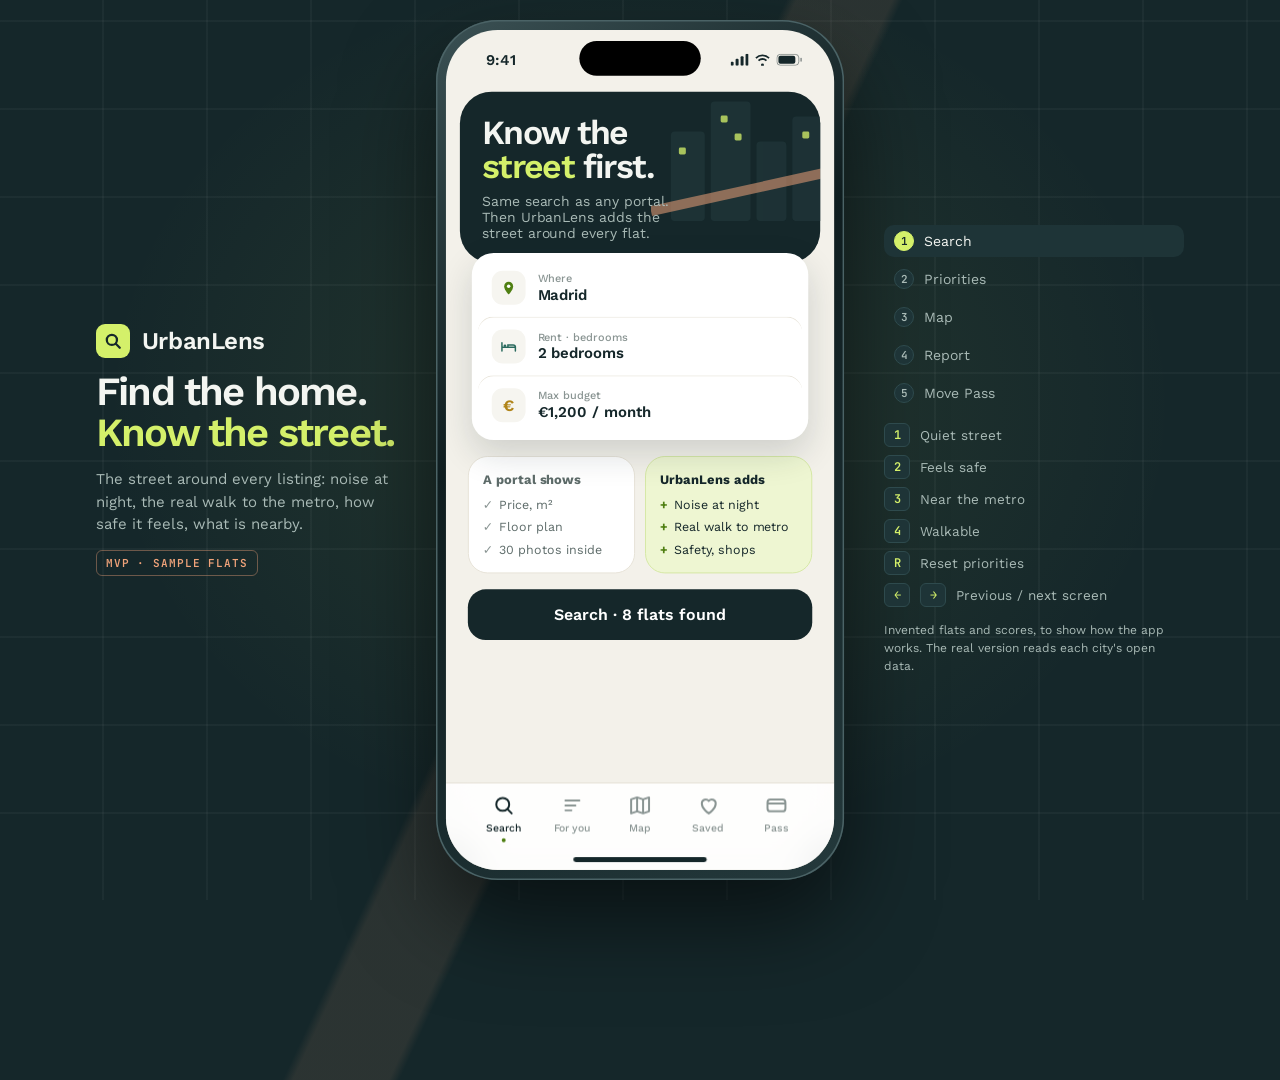
<file: app/index.html>
<!doctype html>
<html lang="en"><head><meta charset="utf-8"><meta name="viewport" content="width=device-width,initial-scale=1,viewport-fit=cover"><meta name="theme-color" content="#15272a"><meta name="apple-mobile-web-app-capable" content="yes"><style>html,body{margin:0}[hidden]{display:none!important}</style>
<title>UrbanLens</title>
<link rel="preconnect" href="https://fonts.googleapis.com">
<link rel="stylesheet" href="https://fonts.googleapis.com/css2?family=Work+Sans:wght@400;500;600;700&family=JetBrains+Mono:wght@400;600&display=swap">
<style>
/* Layout: a night stage with the city grid, one phone in the middle (390 × 844, scaled to the projector), presenter notes beside it.
   Inside the phone: status bar, one screen at a time sliding sideways, tab bar. On a real phone the frame drops away. */
:root{
  --night:#15272a; --night-2:#1e3437; --night-3:#2a4447; --night-line:#2e4a4d;
  --cream:#f3f1ea; --paper:#ffffff; --line:#e7e3d8; --fog:#f6f5f0;
  --lime:#d4f06a; --lime-deep:#4f7f12; --teal:#69b3a5; --teal-ink:#2a6a5e; --peach:#f0a37a; --sun:#e9c36a;
  --ink:#15272a; --muted:#5d6b69; --faint:#8a9593; --on-night:#f3f5f1; --on-night-muted:#a9bab6;
  --hi:#4f7f12; --mid:#b08419; --lo:#c96a3a;
  --font:'Work Sans',system-ui,-apple-system,sans-serif; --mono:'JetBrains Mono',ui-monospace,Menlo,monospace;
  --ease:cubic-bezier(.22,1,.36,1);
  color-scheme:dark;
}
*{box-sizing:border-box}
html,body{height:100%}
body{background:var(--night);color:var(--on-night);font-family:var(--font);-webkit-font-smoothing:antialiased;overflow:hidden}
button{font:inherit;color:inherit;border:0;background:none;cursor:pointer;padding:0;text-align:inherit}
button:focus-visible{outline:2px solid var(--lime);outline-offset:2px}
h1,h2,h3,p{margin:0}

/* stage */
.stage{position:relative;height:100%;display:grid;grid-template-columns:minmax(0,1fr) auto minmax(0,1fr);align-items:center;gap:40px;padding-inline:32px;
  background:
   radial-gradient(60% 70% at 50% 45%,rgba(212,240,106,.09),transparent 70%),
   repeating-linear-gradient(0deg,transparent 0 86px,rgba(255,255,255,.035) 86px 88px),
   repeating-linear-gradient(90deg,transparent 0 102px,rgba(255,255,255,.035) 102px 104px),
   var(--night)}
.stage::after{content:"";position:absolute;inset:-20% -10%;pointer-events:none;background:linear-gradient(115deg,transparent 47%,rgba(240,163,122,.10) 47.5%,rgba(240,163,122,.10) 52%,transparent 52.5%)}
.side{display:grid;gap:14px;max-width:300px;position:relative;z-index:1}
.side.left{justify-self:end}.side.right{justify-self:start}
.logo{display:flex;align-items:center;gap:12px;font-weight:600;font-size:24px;letter-spacing:-.02em}
.mark{width:34px;height:34px;border-radius:9px;background:var(--lime);display:grid;place-items:center;flex:none}
.side h1{font-size:40px;line-height:1.02;letter-spacing:-.045em;font-weight:600;text-wrap:balance}
.side h1 em{font-style:normal;color:var(--lime)}
.side p{color:var(--on-night-muted);font-size:15px;line-height:1.5}
.keys{display:grid;gap:8px;font-size:13.5px;color:var(--on-night-muted)}
.keys div{display:flex;gap:10px;align-items:center}
.keys kbd{font:600 12px var(--mono);min-width:26px;text-align:center;padding:3px 6px;border-radius:6px;background:var(--night-2);border:1px solid var(--night-line);color:var(--lime)}
.badge{justify-self:start;font:600 11px var(--mono);letter-spacing:.08em;text-transform:uppercase;color:var(--peach);border:1px solid rgba(240,163,122,.4);padding:5px 9px;border-radius:6px}
.flow{display:grid;gap:6px;counter-reset:f}
.flow button{display:flex;gap:10px;align-items:center;font-size:14px;color:var(--on-night-muted);padding:6px 10px;border-radius:10px}
.flow button b{font:600 11px var(--mono);width:20px;height:20px;border-radius:50%;display:grid;place-items:center;background:var(--night-2);border:1px solid var(--night-line)}
.flow button[aria-current="step"]{color:var(--on-night);background:var(--night-2)}
.flow button[aria-current="step"] b{background:var(--lime);color:var(--night);border-color:var(--lime)}

/* phone */
.phone-wrap{position:relative;z-index:1;width:var(--pw,390px);height:var(--ph,844px)}
.phone{position:absolute;left:0;top:0;width:410px;height:864px;transform-origin:0 0;transform:scale(var(--k,1));border-radius:62px;padding:10px;
  background:linear-gradient(145deg,#3b5154,#0f1d1f 40%,#24393c);box-shadow:0 40px 90px rgba(0,0,0,.55),0 0 0 1.5px #4b6366 inset}
.screen{position:relative;width:390px;height:844px;border-radius:52px;overflow:hidden;background:var(--cream);color:var(--ink);isolation:isolate}
.island{position:absolute;top:11px;left:50%;transform:translateX(-50%);width:122px;height:35px;border-radius:20px;background:#000;z-index:30}
.status{position:absolute;top:0;left:0;right:0;height:54px;display:flex;justify-content:space-between;align-items:center;padding:6px 32px 0 40px;font:600 15px var(--font);z-index:25;color:var(--ink)}
.status.dark{color:#fff}
.status svg{display:block}
.views{position:absolute;inset:0;display:flex;transition:transform .55s var(--ease)}
.view{flex:0 0 390px;height:844px;overflow-y:auto;overflow-x:hidden;padding:62px 0 100px;scrollbar-width:none}
.view::-webkit-scrollbar{display:none}
.tabbar{position:absolute;left:0;right:0;bottom:0;height:88px;padding:10px 26px 28px;display:flex;justify-content:space-between;background:rgba(255,255,255,.88);backdrop-filter:blur(16px);-webkit-backdrop-filter:blur(16px);border-top:1px solid var(--line);z-index:20}
.tab{display:grid;justify-items:center;gap:4px;font-size:10.5px;font-weight:500;color:var(--faint);width:64px}
.tab svg{width:24px;height:24px}
.tab[aria-current="page"]{color:var(--ink)}
.tab[aria-current="page"] .dot{background:var(--lime-deep)}
.tab .dot{width:4px;height:4px;border-radius:50%;background:transparent}
.home-ind{position:absolute;bottom:8px;left:50%;transform:translateX(-50%);width:134px;height:5px;border-radius:3px;background:var(--ink);z-index:26}

/* shared inside the app */
.pad{padding-inline:22px}
.kicker{font:600 11px var(--mono);letter-spacing:.09em;text-transform:uppercase;color:var(--lime-deep)}
.title{font-size:30px;line-height:1.04;letter-spacing:-.04em;font-weight:600;text-wrap:balance}
.sub{font-size:14px;line-height:1.45;color:var(--muted)}
.cta{display:flex;justify-content:center;align-items:center;gap:8px;width:100%;padding:16px;border-radius:18px;background:var(--night);color:#fff;font-weight:600;font-size:16px}
.cta.lime{background:var(--lime);color:var(--night)}
.stack{display:grid;gap:16px}

/* 1 search */
.hero{margin:0 14px;border-radius:32px;background:var(--night);color:var(--on-night);padding:24px 22px 22px;position:relative;overflow:hidden}
.hero svg.city{position:absolute;right:-30px;top:-20px;opacity:.9}
.hero h2{font-size:34px;line-height:1;letter-spacing:-.045em;font-weight:600;position:relative;max-width:8ch}
.hero h2 em{font-style:normal;color:var(--lime)}
.hero p{position:relative;color:var(--on-night-muted);font-size:14px;margin-top:10px;max-width:24ch}
.searchcard{margin:-26px 26px 0;position:relative;z-index:2;background:var(--paper);border-radius:22px;box-shadow:0 14px 34px rgba(21,39,42,.16);padding:6px}
.sf{display:flex;align-items:center;gap:12px;padding:12px 14px;border-radius:16px}
.sf + .sf{border-top:1px solid var(--line)}
.sf small{display:block;font-size:11px;color:var(--faint);font-weight:500}
.sf b{font-size:15px;font-weight:600}
.sf .ic{width:34px;height:34px;border-radius:11px;background:var(--fog);display:grid;place-items:center;flex:none}
.split{display:grid;grid-template-columns:1fr 1fr;gap:10px}
.pc{border-radius:20px;padding:14px;display:grid;gap:8px;font-size:12.5px;line-height:1.35}
.pc b{font-size:13px}
.pc.them{background:var(--paper);border:1px solid var(--line);color:var(--muted)}
.pc.us{background:#eef6d2;border:1px solid #d6e8a6}
.pc ul{margin:0;padding:0;list-style:none;display:grid;gap:6px}
.pc li{display:flex;gap:6px}
.pc.them li::before{content:"✓";color:var(--faint)}
.pc.us li::before{content:"+";font-weight:700;color:var(--lime-deep)}

/* 2 priorities */
.persona-row{display:flex;gap:10px;overflow-x:auto;padding:2px 22px 6px;scrollbar-width:none}
.persona-row::-webkit-scrollbar{display:none}
.persona{flex:0 0 150px;border-radius:22px;padding:14px;background:var(--paper);border:1.5px solid var(--line);display:grid;gap:8px;align-content:start;transition:all .25s var(--ease)}
.persona .av{width:40px;height:40px;border-radius:13px;display:grid;place-items:center;font-size:18px}
.persona b{font-size:14px;line-height:1.2}
.persona span{font-size:12px;color:var(--muted);line-height:1.35}
.persona[aria-pressed="true"]{background:var(--night);color:#fff;border-color:var(--night);transform:translateY(-2px)}
.persona[aria-pressed="true"] span{color:var(--on-night-muted)}
.prio-list{display:grid;gap:10px}
.prio{display:flex;align-items:center;gap:14px;padding:14px;border-radius:20px;background:var(--paper);border:1.5px solid var(--line);transition:all .25s var(--ease)}
.prio .pi{width:44px;height:44px;border-radius:14px;display:grid;place-items:center;flex:none}
.prio .tx{flex:1;min-width:0}
.prio b{display:block;font-size:15px}
.prio small{font-size:12px;color:var(--muted)}
.switch{width:50px;height:30px;border-radius:15px;background:#dcd8cc;position:relative;flex:none;transition:background .25s}
.switch::after{content:"";position:absolute;top:3px;left:3px;width:24px;height:24px;border-radius:50%;background:#fff;box-shadow:0 1px 3px rgba(0,0,0,.2);transition:transform .3s var(--ease)}
.prio[aria-pressed="true"]{border-color:var(--night)}
.prio[aria-pressed="true"] .switch{background:var(--lime-deep)}
.prio[aria-pressed="true"] .switch::after{transform:translateX(20px)}
.x3{font:600 11px var(--mono);color:var(--lime-deep);margin-left:6px}

/* 3 results */
.mapcard{position:relative;margin:0 0 0;height:330px;overflow:hidden;background:#eef1ec}
.mapcard>svg{width:100%;height:100%;display:block}.searchpill svg{flex:none}
.searchpill{position:absolute;top:10px;left:14px;right:14px;display:flex;align-items:center;gap:8px;background:rgba(255,255,255,.94);border-radius:16px;padding:10px 12px;font-size:13px;font-weight:600;box-shadow:0 6px 18px rgba(21,39,42,.12)}
.searchpill span{color:var(--faint);font-weight:500;margin-left:auto;font:500 11px var(--mono)}
.chips{position:absolute;left:0;right:0;bottom:32px;display:flex;gap:6px;overflow-x:auto;padding:0 14px;scrollbar-width:none}
.chips::-webkit-scrollbar{display:none}
.chip{flex:none;font-size:12px;font-weight:600;padding:8px 12px;border-radius:999px;background:rgba(255,255,255,.94);box-shadow:0 3px 10px rgba(21,39,42,.12);white-space:nowrap}
.chip[aria-pressed="true"]{background:var(--night);color:#fff}
.sheet{position:relative;margin-top:-22px;background:var(--cream);border-radius:28px 28px 0 0;padding:10px 16px 0;z-index:2}
.grab{width:40px;height:5px;border-radius:3px;background:#d4cfc2;margin:0 auto 12px}
.sheet-head{display:flex;justify-content:space-between;align-items:baseline;padding:0 6px 10px}
.sheet-head b{font-size:17px;letter-spacing:-.02em}
.sheet-head span{font-size:12px;color:var(--muted)}
.cards{display:grid;gap:8px;position:relative}
.card{display:grid;grid-template-columns:52px minmax(0,1fr) 54px;gap:12px;align-items:center;padding:10px;border-radius:20px;background:var(--paper);border:1.5px solid transparent;width:100%;transition:border-color .25s}
.card.best{border-color:var(--lime-deep);background:#fbfdf4}
.thumb{width:52px;height:52px;border-radius:15px;position:relative;overflow:hidden}
.thumb b{position:absolute;left:5px;bottom:4px;font:600 11px var(--mono);color:#fff;text-shadow:0 1px 2px rgba(0,0,0,.4)}
.card .nm{font-size:13.5px;font-weight:600;line-height:1.25;display:block}
.card .mt{font-size:11.5px;color:var(--muted);display:block;margin-top:2px}
.card .bars{display:flex;gap:3px;margin-top:6px}
.card .bars i{height:4px;width:26px;border-radius:2px;background:#ebe7dc;position:relative;overflow:hidden}
.card .bars i::after{content:"";position:absolute;inset:0;width:var(--v);background:var(--c,var(--teal))}
.ring{position:relative;width:54px;height:54px}
.ring svg{transform:rotate(-90deg)}
.ring .v{position:absolute;inset:0;display:grid;place-items:center;font:600 16px var(--mono);font-variant-numeric:tabular-nums}
.bestflag{position:absolute;top:-8px;left:12px;font:600 10px var(--mono);letter-spacing:.06em;text-transform:uppercase;background:var(--lime);color:var(--night);padding:3px 7px;border-radius:6px}
.card{position:relative}

/* map pieces */
.m-ground{fill:#eef1ec}.m-block{fill:#fbfaf6;stroke:#dcd7c9;stroke-width:1.5}.m-park{fill:#cfe4c1}.m-avenue{stroke:#cbc5b5;stroke-width:18;fill:none}
.m-noise{stroke:#f0a37a;stroke-width:60;fill:none;opacity:.55;stroke-linecap:round}.m-noise-w{stroke:#f0a37a;stroke-width:130;opacity:.22;fill:none;stroke-linecap:round}
.m-ring{fill:rgba(105,179,165,.16);stroke:#69b3a5;stroke-width:2.5;stroke-dasharray:8 8}
.m-shop{fill:#e9c36a;stroke:#fff;stroke-width:2}
.m-safe{fill:rgba(105,179,165,.14)}.m-safe-low{fill:rgba(240,163,122,.18)}
.m-sym rect{fill:#2a6a5e}.m-sym.s rect{fill:#b08419}.m-sym text{fill:#fff;font:700 16px var(--font);text-anchor:middle}
.layer{opacity:0;transition:opacity .45s}
svg.show-quiet .l-quiet,svg.show-transit .l-transit,svg.show-walk .l-walk,svg.show-safe .l-safe{opacity:1}
.m-pin{cursor:pointer}.m-pin circle{fill:var(--night);stroke:#fff;stroke-width:3;transition:fill .3s}.m-pin text{fill:#fff;font:600 17px var(--mono);text-anchor:middle;pointer-events:none}
.m-pin.best circle{fill:var(--lime-deep);stroke:var(--lime);stroke-width:5}
.m-pin.best .halo{fill:none;stroke:var(--lime);stroke-width:3;opacity:.7;animation:halo 1.8s var(--ease) infinite}
@keyframes halo{from{r:20;opacity:.8}to{r:40;opacity:0}}

/* 4 report */
.rep-hero{position:relative;height:250px;margin-top:-62px;overflow:hidden}
.rep-hero .ph{position:absolute;inset:0}
.rep-hero .shade{position:absolute;inset:0;background:linear-gradient(180deg,rgba(21,39,42,.15),rgba(21,39,42,.75))}
.rep-top{position:absolute;top:58px;left:16px;right:16px;display:flex;justify-content:space-between}
.round{width:40px;height:40px;border-radius:50%;background:rgba(255,255,255,.9);display:grid;place-items:center;color:var(--ink)}
.round.on{background:var(--lime)}
.rep-title{position:absolute;left:22px;right:22px;bottom:18px;color:#fff}
.rep-title .kicker{color:var(--lime)}
.rep-title h2{font-size:24px;line-height:1.08;letter-spacing:-.03em;margin-top:4px;text-wrap:balance}
.rep-title p{font-size:13px;color:#d6e2df;margin-top:4px}
.scorebar{margin:-1px 0 0;background:var(--night);color:#fff;padding:14px 22px;display:flex;align-items:center;gap:14px}
.scorebar .big{font:600 34px var(--mono);letter-spacing:-.04em}
.scorebar small{font-size:12px;color:var(--on-night-muted);display:block}
.scorebar b{font-size:14px}
.signals{display:grid;gap:10px}
.sig{background:var(--paper);border-radius:20px;padding:14px;display:grid;gap:8px;position:relative;overflow:hidden}
.sig-h{display:flex;align-items:center;gap:12px}
.sig-h .pi{width:36px;height:36px;border-radius:12px;display:grid;place-items:center;flex:none}
.sig-h b{flex:1;font-size:14.5px}
.sig-h .n{font:600 18px var(--mono)}
.meter{height:6px;border-radius:3px;background:#efebe1;overflow:hidden}
.meter i{display:block;height:100%;border-radius:3px;width:var(--v);transition:width .8s var(--ease)}
.sig p{font-size:13px;line-height:1.4;color:var(--muted)}
.sig .src{font:400 10.5px var(--mono);color:var(--faint)}
.sig .you{font:600 10px var(--mono);letter-spacing:.05em;text-transform:uppercase;color:var(--lime-deep);background:#eef6d2;padding:2px 6px;border-radius:5px}
.sig.locked .body{filter:blur(5px);opacity:.6;user-select:none}
.lock{position:absolute;inset:0;display:grid;place-items:center;background:rgba(243,241,234,.35)}
.lock span{display:flex;gap:6px;align-items:center;background:var(--night);color:#fff;font-size:12px;font-weight:600;padding:8px 12px;border-radius:999px}
.limit{display:flex;gap:10px;background:#f8edd0;color:#6f5310;border-radius:16px;padding:12px;font-size:12.5px;line-height:1.4}
.sticky{position:sticky;bottom:0;padding:12px 16px 8px;background:linear-gradient(180deg,rgba(243,241,234,0),var(--cream) 30%)}

/* 5 pass */
.pass-hero{margin:0 14px;border-radius:32px;background:var(--night);color:#fff;padding:26px 22px;position:relative;overflow:hidden;display:grid;gap:10px}
.pass-hero .glow{position:absolute;width:260px;height:260px;border-radius:50%;background:radial-gradient(circle,rgba(212,240,106,.35),transparent 65%);right:-90px;top:-90px}
.pass-hero .price{font-size:56px;font-weight:600;letter-spacing:-.05em;line-height:1;position:relative}
.pass-hero .price small{font-size:16px;font-weight:500;color:var(--on-night-muted);letter-spacing:0}
.pass-hero ul{margin:0;padding:0;list-style:none;display:grid;gap:8px;font-size:14px;position:relative}
.pass-hero li{display:flex;gap:10px;align-items:center}
.pass-hero li::before{content:"";width:18px;height:18px;border-radius:50%;background:var(--lime) url("data:image/svg+xml,%3Csvg xmlns='http://www.w3.org/2000/svg' viewBox='0 0 18 18'%3E%3Cpath d='M5 9.5l2.5 2.5L13 6.5' fill='none' stroke='%2315272a' stroke-width='2' stroke-linecap='round' stroke-linejoin='round'/%3E%3C/svg%3E") center/18px no-repeat;flex:none}
.compare{display:grid;grid-template-columns:1fr 1fr;gap:10px}
.tier{background:var(--paper);border-radius:20px;padding:14px;display:grid;gap:4px}
.tier b{font-size:13px}.tier .p{font-size:22px;font-weight:600;letter-spacing:-.03em}.tier span{font-size:12px;color:var(--muted);line-height:1.35}
.fine{font-size:11.5px;color:var(--faint);text-align:center}
.done{display:grid;justify-items:center;gap:10px;text-align:center;padding:16px;background:#eef6d2;border-radius:22px}

/* saved */
.empty{display:grid;justify-items:center;gap:10px;text-align:center;padding:40px 30px;color:var(--muted)}

.toast{position:absolute;left:16px;right:16px;bottom:100px;z-index:40;background:var(--night);color:#fff;padding:12px 14px;border-radius:16px;font-size:13px;display:flex;gap:10px;align-items:center;box-shadow:0 10px 30px rgba(0,0,0,.25);animation:pop .4s var(--ease)}
@keyframes pop{from{opacity:0;transform:translateY(10px)}to{opacity:1;transform:none}}

@media (max-width:1100px){.side{display:none}.stage{grid-template-columns:1fr;justify-items:center}}
@media (max-width:500px){
  body{overflow:auto}
  .stage{display:block;padding:0;background:var(--cream)}
  .stage::after{display:none}
  .phone-wrap{width:100%;height:100%}
  .phone{position:static;width:100%;height:100%;transform:none;border-radius:0;padding:0;background:none;box-shadow:none}
  .screen{width:100%;height:100%;border-radius:0}
  .island,.status{display:none}
  .views{width:100%}
  .view{flex:0 0 100%;height:100%;padding-top:16px}
  .rep-hero{margin-top:-16px}.rep-top{top:16px}
  .mapcard{margin-top:-16px!important;height:min(390px,52dvh)!important}
  .searchpill{top:12px!important}
  .tabbar{height:auto;padding:8px 18px calc(10px + env(safe-area-inset-bottom,0px))}
  .home-ind{display:none}
  .view{padding-bottom:96px}
  .toast{bottom:84px}
  .stage,.phone-wrap,.phone,.screen{height:100dvh}
}
/* tour: a fake fingertip that taps through the app (deck embed and ?tour) */
#tap{position:fixed;left:50%;top:60%;width:46px;height:46px;margin:-23px 0 0 -23px;border-radius:50%;background:rgba(212,240,106,.35);border:2.5px solid rgba(21,39,42,.75);box-shadow:0 6px 18px rgba(21,39,42,.25);pointer-events:none;z-index:99;opacity:0;transition:left .7s cubic-bezier(.22,1,.36,1),top .7s cubic-bezier(.22,1,.36,1),opacity .3s,transform .15s}
#tap.on{opacity:1}#tap.press{transform:scale(.72);background:rgba(212,240,106,.75)}
@media (prefers-reduced-motion:reduce){*{animation:none!important;transition:none!important}}
</style>
</head><body>

<div class="stage">
  <aside class="side left">
    <div class="logo"><span class="mark"><svg width="18" height="18" viewBox="0 0 16 16" aria-hidden="true"><circle cx="7" cy="7" r="4.5" fill="none" stroke="#15272a" stroke-width="2"/><path d="M10.5 10.5 14 14" stroke="#15272a" stroke-width="2" stroke-linecap="round"/></svg></span>UrbanLens</div>
    <h1>Find the home.<br><em>Know the street.</em></h1>
    <p>The street around every listing: noise at night, the real walk to the metro, how safe it feels, what is nearby.</p>
    <span class="badge">MVP · sample flats</span>
  </aside>
  <div class="phone-wrap" id="pw"><div class="phone" id="phone"><div class="screen" id="scr">
    <div class="island"></div>
    <div class="status" id="status"><span>9:41</span><span style="display:flex;gap:6px;align-items:center"><svg width="18" height="12" viewBox="0 0 18 12" fill="currentColor" aria-hidden="true"><rect x="0" y="8" width="3" height="4" rx="1"/><rect x="5" y="5" width="3" height="7" rx="1"/><rect x="10" y="2.5" width="3" height="9.5" rx="1"/><rect x="15" y="0" width="3" height="12" rx="1"/></svg><svg width="16" height="12" viewBox="0 0 16 12" fill="currentColor" aria-hidden="true"><path d="M8 2.5c2.3 0 4.4.9 6 2.4l1.2-1.3A10.3 10.3 0 0 0 8 .7 10.3 10.3 0 0 0 .8 3.6L2 4.9a8.6 8.6 0 0 1 6-2.4Zm0 3.6c1.3 0 2.5.5 3.4 1.3l1.2-1.3A6.8 6.8 0 0 0 8 4.3a6.8 6.8 0 0 0-4.6 1.8l1.2 1.3A5 5 0 0 1 8 6.1Zm0 3.5a1.5 1.5 0 1 0 0 3 1.5 1.5 0 0 0 0-3Z"/></svg><svg width="26" height="12" viewBox="0 0 26 12" aria-hidden="true"><rect x=".5" y=".5" width="22" height="11" rx="3.5" fill="none" stroke="currentColor" opacity=".45"/><rect x="2" y="2" width="17" height="8" rx="2" fill="currentColor"/><rect x="24" y="4" width="1.6" height="4" rx=".8" fill="currentColor" opacity=".45"/></svg></span></div>
    <div class="views" id="views"></div>
    <nav class="tabbar" id="tabbar"></nav>
    <div class="home-ind"></div>
    <div id="toastSlot"></div>
  </div></div></div>
  <aside class="side right">
    <div class="flow" id="flow" aria-label="Demo flow"></div>
    <div class="keys">
      <div><kbd>1</kbd>Quiet street</div><div><kbd>2</kbd>Feels safe</div><div><kbd>3</kbd>Near the metro</div><div><kbd>4</kbd>Walkable</div>
      <div><kbd>R</kbd>Reset priorities</div><div><kbd>←</kbd><kbd>→</kbd>Previous / next screen</div>
    </div>
    <p style="font-size:12px">Invented flats and scores, to show how the app works. The real version reads each city's open data.</p>
  </aside>
</div>

<script>
const PRIOS=[
 {key:'quiet',label:'Quiet street',hint:'Night noise from the city map',col:'#f0a37a',bg:'#fbe4d8',ic:'<path d="M4 10h3l4-4v12l-4-4H4z" fill="#9a4e26"/><path d="M16 9l5 6M21 9l-5 6" stroke="#9a4e26" stroke-width="2" stroke-linecap="round"/>'},
 {key:'safe',label:'Feels safe',hint:'District safety data',col:'#69b3a5',bg:'#d9eee9',ic:'<path d="M12 3l7 3v5c0 4.4-3 8.3-7 9.5-4-1.2-7-5.1-7-9.5V6z" fill="#2a6a5e"/><path d="M9 12l2 2 4-4" stroke="#fff" stroke-width="2" fill="none" stroke-linecap="round"/>'},
 {key:'transit',label:'Near the metro',hint:'Walk to the nearest station',col:'#2a6a5e',bg:'#d9eee9',ic:'<rect x="5" y="4" width="14" height="13" rx="4" fill="#2a6a5e"/><circle cx="9" cy="13" r="1.4" fill="#fff"/><circle cx="15" cy="13" r="1.4" fill="#fff"/><path d="M8 20l2-3M16 20l-2-3" stroke="#2a6a5e" stroke-width="2" stroke-linecap="round"/><rect x="8" y="7" width="8" height="3" rx="1" fill="#fff"/>'},
 {key:'walk',label:'Walkable',hint:'Shops and services in 10 min',col:'#e9c36a',bg:'#f8edd0',ic:'<path d="M6 9h12l-1 11H7z" fill="#b08419"/><path d="M9 9V7a3 3 0 0 1 6 0v2" stroke="#b08419" stroke-width="2" fill="none"/>'}];
const PERSONAS=[
 {id:'student',name:'Student from abroad',desc:"Can't visit at night. Metro and shops.",on:['transit','walk'],em:'<svg width="22" height="22" viewBox="0 0 24 24"><path d="M2 9l10-5 10 5-10 5z" fill="#2a6a5e"/><path d="M6 11v4c0 1.7 2.7 3 6 3s6-1.3 6-3v-4" stroke="#2a6a5e" stroke-width="2" fill="none"/></svg>',bg:'#d9eee9'},
 {id:'couple',name:'Couple who wants quiet',desc:'Sleeps with the window open.',on:['quiet','safe'],em:'<svg width="22" height="22" viewBox="0 0 24 24"><path d="M20 14.5A8 8 0 1 1 9.5 4a6.5 6.5 0 0 0 10.5 10.5z" fill="#c96a3a"/></svg>',bg:'#fbe4d8'},
 {id:'family',name:'Family',desc:'A school, a park, a safe walk home.',on:['safe','walk'],em:'<svg width="22" height="22" viewBox="0 0 24 24"><path d="M3 20V10l9-6 9 6v10z" fill="#b08419"/><rect x="10" y="13" width="4" height="7" fill="#fff"/></svg>',bg:'#f8edd0'}];
const FLATS=[
 {id:'a',name:'Bright 2-bed above the avenue',price:1180,m2:74,x:300,y:262,g:['#f0c9a8','#c98f6b'],s:{quiet:28,safe:74,transit:92,walk:96},
  d:{quiet:'Facade on a 4-lane avenue: about 68 dB at night, above the legal limit.',safe:'District in the city average.',transit:'Metro 3 min on foot.',walk:'Supermarket, pharmacy and bakery within 5 min.'}},
 {id:'b',name:'Quiet 2-bed on a side street',price:1150,m2:70,x:470,y:120,g:['#cfe4c1','#8fb58a'],s:{quiet:91,safe:80,transit:66,walk:82},
  d:{quiet:'One-way residential street: about 48 dB at night.',safe:'Slightly safer than the city average.',transit:'Metro 11 min on foot.',walk:'Shops within 8 min.'}},
 {id:'c',name:'Sunny 2-bed facing the park',price:1195,m2:78,x:140,y:440,g:['#e9e2a8','#b7c27a'],s:{quiet:84,safe:86,transit:58,walk:70},
  d:{quiet:'Faces the park: quiet at night, busy on Sunday mornings.',safe:'One of the safest districts in the sample.',transit:'Metro 14 min on foot.',walk:'Few shops; supermarket 12 min.'}},
 {id:'d',name:'Top-floor 2-bed by the metro',price:1120,m2:68,x:452,y:372,g:['#bcd8e8','#7aa3bb'],s:{quiet:55,safe:72,transit:98,walk:90},
  d:{quiet:'Near the avenue, but top floor: about 59 dB at night.',safe:'City average.',transit:'Metro entrance 1 min away.',walk:'Shops within 4 min.'}},
 {id:'e',name:'Renovated 2-bed, inner courtyard',price:1160,m2:72,x:150,y:160,g:['#d6cde8','#9b8fc0'],s:{quiet:76,safe:78,transit:90,walk:84},
  d:{quiet:'Bedroom on the inner courtyard: about 52 dB at night.',safe:'Slightly above the city average.',transit:'Metro 4 min on foot.',walk:'Shops within 6 min.'}},
 {id:'f',name:'2-bed near the market',price:1090,m2:66,x:360,y:340,g:['#f3d9a4','#d4a95a'],s:{quiet:62,safe:70,transit:74,walk:93},
  d:{quiet:'Market deliveries from 6 am: about 57 dB.',safe:'City average.',transit:'Metro 8 min on foot.',walk:'Covered market downstairs.'}},
 {id:'g',name:'Ground-floor 2-bed with patio',price:1140,m2:71,x:560,y:470,g:['#c8dcd5','#83a99c'],s:{quiet:80,safe:64,transit:70,walk:72},
  d:{quiet:'Small lane, patio side: about 50 dB.',safe:'District below the city average.',transit:'Metro 9 min on foot.',walk:'Shops within 10 min.'}},
 {id:'h',name:'2-bed by the school, family block',price:1199,m2:80,x:252,y:500,g:['#f2cfc4','#c99484'],s:{quiet:72,safe:90,transit:76,walk:78},
  d:{quiet:'Loud at school hours, quiet at night: about 50 dB.',safe:'The safest district in the sample.',transit:'Metro 8 min on foot.',walk:'School, park and shops within 6 min.'}}];

const VIEWS=['Search','Priorities','Map','Report','Move Pass'];
const st={v:0,on:new Set(),persona:null,sel:'e',saved:new Set(),pass:false,savedTab:false};
const $=s=>document.querySelector(s);
const score=f=>{const k=Object.keys(f.s);const w=x=>st.on.has(x)?3:1;return Math.round(k.reduce((a,x)=>a+w(x)*f.s[x],0)/k.reduce((a,x)=>a+w(x),0))};
const col=n=>n>=82?'var(--hi)':n>=72?'var(--mid)':'var(--lo)';
const ranked=()=>[...FLATS].sort((a,b)=>score(b)-score(a));
const eur=n=>'€'+n.toLocaleString('en-GB');
const icon=(p,s=24)=>`<svg width="${s}" height="${s}" viewBox="0 0 24 24" aria-hidden="true">${p.ic}</svg>`;
const ring=(n,size=54,w=5)=>{const r=(size-w)/2,c=2*Math.PI*r;return `<span class="ring" style="width:${size}px;height:${size}px"><svg width="${size}" height="${size}"><circle cx="${size/2}" cy="${size/2}" r="${r}" fill="none" stroke="#ebe7dc" stroke-width="${w}"/><circle cx="${size/2}" cy="${size/2}" r="${r}" fill="none" stroke="${col(n)}" stroke-width="${w}" stroke-linecap="round" stroke-dasharray="${c*n/100} ${c}"/></svg><span class="v" style="color:${col(n)}">${n}</span></span>`};
const thumb=f=>`<span class="thumb" style="background:linear-gradient(150deg,${f.g[0]},${f.g[1]})"><svg width="52" height="52" viewBox="0 0 52 52" aria-hidden="true"><rect x="10" y="16" width="22" height="30" fill="rgba(255,255,255,.55)"/><rect x="30" y="8" width="16" height="38" fill="rgba(255,255,255,.35)"/><g fill="rgba(21,39,42,.25)"><rect x="14" y="21" width="5" height="5"/><rect x="23" y="21" width="5" height="5"/><rect x="14" y="30" width="5" height="5"/><rect x="23" y="30" width="5" height="5"/><rect x="34" y="13" width="4" height="4"/><rect x="34" y="22" width="4" height="4"/></g></svg><b>${f.id.toUpperCase()}</b></span>`;
function toast(t){const s=$('#toastSlot');s.innerHTML=`<div class="toast"><span style="color:var(--lime)">●</span>${t}</div>`;clearTimeout(toast.t);toast.t=setTimeout(()=>s.innerHTML='',2400)}

function mapSVG(sel){
  const b=[];for(let r=0;r<6;r++)for(let c=0;c<6;c++){if(r>=4&&c<=1)continue;b.push(`<rect class="m-block" x="${24+c*102}" y="${24+r*88}" width="84" height="70" rx="8"/>`)}
  const shops=[[210,300],[262,222],[330,330],[400,290],[366,196],[520,336],[240,120],[300,420],[372,356]].map(([x,y])=>`<circle class="m-shop" cx="${x}" cy="${y}" r="8"/>`).join('');
  const best=ranked()[0].id;
  const pins=FLATS.map(f=>`<g class="m-pin${f.id===best?' best':''}" data-flat="${f.id}" transform="translate(${f.x} ${f.y})">${f.id===best?'<circle class="halo" r="20"/>':''}<circle r="${sel===f.id?26:21}"/><text y="6">${f.id.toUpperCase()}</text></g>`).join('');
  return `<svg viewBox="0 30 640 520" preserveAspectRatio="xMidYMid slice" class="${[...st.on].map(k=>'show-'+k).join(' ')}" aria-label="Sample neighbourhood map">
  <rect class="m-ground" width="640" height="560"/><rect class="m-park" x="24" y="376" width="186" height="160" rx="12"/>
  <g class="layer l-safe"><rect class="m-safe" width="330" height="560"/><rect class="m-safe-low" x="470" y="400" width="170" height="160"/></g>
  ${b.join('')}
  <g class="layer l-quiet"><path class="m-noise-w" d="M-20 470 L660 60"/><path class="m-noise" d="M-20 470 L660 60"/></g>
  <path class="m-avenue" d="M-20 470 L660 60"/>
  <g class="layer l-transit"><circle class="m-ring" cx="430" cy="400" r="120"/><circle class="m-ring" cx="225" cy="215" r="120"/></g>
  <g class="m-sym"><g transform="translate(430 400)"><rect x="-15" y="-15" width="30" height="30" rx="8"/><text y="6">M</text></g><g transform="translate(225 215)"><rect x="-15" y="-15" width="30" height="30" rx="8"/><text y="6">M</text></g></g>
  <g class="m-sym s"><g transform="translate(300 528)"><rect x="-15" y="-15" width="30" height="30" rx="8"/><text y="6">S</text></g></g>
  <g class="layer l-walk">${shops}</g>${pins}</svg>`;
}

const V=[];
V[0]=()=>`<div class="stack">
  <div class="hero"><svg class="city" width="200" height="150" viewBox="0 0 200 150" aria-hidden="true"><g fill="#1e3437"><rect x="20" y="60" width="34" height="90" rx="4"/><rect x="60" y="30" width="40" height="120" rx="4"/><rect x="106" y="70" width="30" height="80" rx="4"/><rect x="142" y="45" width="44" height="105" rx="4"/></g><g fill="#d4f06a" opacity=".85"><rect x="70" y="44" width="7" height="7" rx="1.5"/><rect x="84" y="62" width="7" height="7" rx="1.5"/><rect x="152" y="60" width="7" height="7" rx="1.5"/><rect x="28" y="76" width="7" height="7" rx="1.5"/></g><path d="M0 140 L200 96" stroke="#f0a37a" stroke-width="10" opacity=".6"/></svg>
    <h2>Know the <em>street</em> first.</h2><p>Same search as any portal. Then UrbanLens adds the street around every flat.</p></div>
  <div class="searchcard">
    <div class="sf"><span class="ic"><svg width="18" height="18" viewBox="0 0 24 24" aria-hidden="true"><path d="M12 21s-6-5.6-6-11a6 6 0 0 1 12 0c0 5.4-6 11-6 11z" fill="#4f7f12"/><circle cx="12" cy="10" r="2.3" fill="#fff"/></svg></span><span><small>Where</small><b>Madrid</b></span></div>
    <div class="sf"><span class="ic"><svg width="18" height="18" viewBox="0 0 24 24" aria-hidden="true"><path d="M3 18V7M3 13h18v5M21 13a3 3 0 0 0-3-3h-7v3" stroke="#2a6a5e" stroke-width="2" fill="none" stroke-linecap="round"/><circle cx="7" cy="11" r="1.8" fill="#2a6a5e"/></svg></span><span><small>Rent · bedrooms</small><b>2 bedrooms</b></span></div>
    <div class="sf"><span class="ic"><span style="font-weight:700;color:#b08419">€</span></span><span><small>Max budget</small><b>€1,200 / month</b></span></div>
  </div>
  <div class="pad split">
    <div class="pc them"><b>A portal shows</b><ul><li>Price, m²</li><li>Floor plan</li><li>30 photos inside</li></ul></div>
    <div class="pc us"><b>UrbanLens adds</b><ul><li>Noise at night</li><li>Real walk to metro</li><li>Safety, shops</li></ul></div>
  </div>
  <div class="pad"><button class="cta" data-go="1">Search · 8 flats found</button></div>
</div>`;
V[1]=()=>`<div class="stack">
  <div class="pad stack" style="gap:6px"><span class="kicker">Your priorities</span><h2 class="title">How do you live?</h2><p class="sub">Pick a profile, or switch on what matters. Each priority counts three times more.</p></div>
  <div class="persona-row">${PERSONAS.map(p=>`<button class="persona" data-persona="${p.id}" aria-pressed="${st.persona===p.id}"><span class="av" style="background:${p.bg}">${p.em}</span><b>${p.name}</b><span>${p.desc}</span></button>`).join('')}</div>
  <div class="pad prio-list">${PRIOS.map(p=>`<button class="prio" data-prio="${p.key}" aria-pressed="${st.on.has(p.key)}"><span class="pi" style="background:${p.bg}">${icon(p)}</span><span class="tx"><b>${p.label}${st.on.has(p.key)?'<span class="x3">×3</span>':''}</b><small>${p.hint}</small></span><span class="switch"></span></button>`).join('')}</div>
  <div class="pad"><button class="cta" data-go="2">Show my ranking →</button></div>
</div>`;
V[2]=()=>{const r=ranked();return `
  <div class="mapcard" style="margin-top:-62px;height:390px;padding-top:0">${mapSVG()}
    <div class="searchpill" style="top:58px"><svg width="15" height="15" viewBox="0 0 24 24" aria-hidden="true"><circle cx="11" cy="11" r="6.5" stroke="#15272a" stroke-width="2.4" fill="none"/><path d="M16 16l4 4" stroke="#15272a" stroke-width="2.4" stroke-linecap="round"/></svg> Madrid · 2 bed · ≤ €1,200<span>8 flats</span></div>
    <div class="chips">${PRIOS.map(p=>`<button class="chip" data-prio="${p.key}" aria-pressed="${st.on.has(p.key)}">${p.label}</button>`).join('')}</div>
  </div>
  <div class="sheet"><div class="grab"></div>
    <div class="sheet-head"><b>Best for you</b><span>${st.on.size?[...st.on].map(k=>PRIOS.find(p=>p.key===k).label).join(' + '):'All signals equal'}</span></div>
    <div class="cards">${r.map((f,i)=>`<button class="card${i===0?' best':''}" data-flat="${f.id}">${i===0?'<span class="bestflag">Top match</span>':''}${thumb(f)}<span><span class="nm">${f.name}</span><span class="mt">${eur(f.price)} / month · ${f.m2} m²</span><span class="bars">${PRIOS.map(p=>`<i style="--v:${f.s[p.key]}%;--c:${p.col}"></i>`).join('')}</span></span>${ring(score(f))}</button>`).join('')}</div>
  </div>`};
V[3]=()=>{const f=FLATS.find(x=>x.id===st.sel),n=score(f),rank=ranked().findIndex(x=>x.id===f.id)+1,sv=st.saved.has(f.id);
  const src={quiet:'City noise map · building facade',safe:'Police data · district level',transit:'Transit stops + walking route',walk:'Shops and services · 10 min walk'};
  return `<div class="rep-hero"><div class="ph" style="background:linear-gradient(150deg,${f.g[0]},${f.g[1]})"><svg width="390" height="250" viewBox="0 0 390 250" aria-hidden="true"><rect x="40" y="70" width="120" height="180" fill="rgba(255,255,255,.45)"/><rect x="170" y="30" width="110" height="220" fill="rgba(255,255,255,.3)"/><rect x="290" y="95" width="80" height="155" fill="rgba(255,255,255,.4)"/><g fill="rgba(21,39,42,.18)">${Array.from({length:12},(_,i)=>`<rect x="${55+(i%4)*24}" y="${90+Math.floor(i/4)*36}" width="14" height="20"/>`).join('')}${Array.from({length:12},(_,i)=>`<rect x="${185+(i%3)*30}" y="${50+Math.floor(i/3)*40}" width="16" height="24"/>`).join('')}</g></svg></div><div class="shade"></div>
    <div class="rep-top"><button class="round" data-go="2" aria-label="Back to the map"><svg width="18" height="18" viewBox="0 0 18 18"><path d="M11 3L5 9l6 6" stroke="#15272a" stroke-width="2.2" fill="none" stroke-linecap="round" stroke-linejoin="round"/></svg></button><button class="round${sv?' on':''}" data-save="${f.id}" aria-label="Save">${sv?'♥':'♡'}</button></div>
    <div class="rep-title"><span class="kicker">Street report · flat ${f.id.toUpperCase()}</span><h2>${f.name}</h2><p>${eur(f.price)} / month · ${f.m2} m²</p></div></div>
  <div class="scorebar">${ring(n,58,6).replace('color:','color:#fff;--x:')}<span><b>#${rank} of 8 for you</b><small>${st.on.size?'Weighted by your priorities':'All four signals equal'}</small></span></div>
  <div class="pad signals" style="margin-top:14px">${PRIOS.map((p,i)=>{const lk=!st.pass&&i>=2,v=f.s[p.key];return `<div class="sig${lk?' locked':''}"><div class="body"><div class="sig-h"><span class="pi" style="background:${p.bg}">${icon(p,20)}</span><b>${p.label}</b>${st.on.has(p.key)?'<span class="you">yours</span>':''}<span class="n" style="color:${col(v)}">${v}</span></div><div class="meter" style="margin-top:8px"><i style="--v:${v}%;background:${p.col}"></i></div><p style="margin-top:8px">${f.d[p.key]}</p><span class="src">${src[p.key]}</span></div>${lk?'<div class="lock"><span><svg width="12" height="12" viewBox="0 0 24 24" aria-hidden="true"><rect x="5" y="10" width="14" height="11" rx="2" fill="#d4f06a"/><path d="M8 10V7a4 4 0 0 1 8 0v3" stroke="#d4f06a" stroke-width="2.4" fill="none"/></svg> Move Pass</span></div>':''}</div>`}).join('')}
    <div class="limit"><span style="font-weight:700">!</span><span>Safety data in Spain is published by district, not by street. We show it at that level and say so.</span></div></div>
  ${st.pass?'':`<div class="sticky"><button class="cta lime" data-go="4">Unlock every layer · €9.99</button></div>`}`};
V[4]=()=>`<div class="stack">
  <div class="pad stack" style="gap:6px"><span class="kicker">Move Pass</span><h2 class="title">Pay once, when you move.</h2></div>
  <div class="pass-hero"><span class="glow"></span><span class="price">€9.99 <small>once · 3 months</small></span>
    <ul><li>Every layer, for every flat</li><li>Alerts for new flats that match you</li><li>A street report to share before you sign</li></ul></div>
  <div class="pad compare"><div class="tier"><b>Free</b><span class="p">€0</span><span>Search, basic score, quiet and safety layers.</span></div><div class="tier"><b>Agencies</b><span class="p">€49<small style="font-size:12px;font-weight:500">/mo</small></span><span>Street badge and client report on their listings.</span></div></div>
  <div class="pad">${st.pass?`<div class="done"><b>Move Pass active</b><span class="sub">Every layer is unlocked.</span><button class="cta" data-go="3">Back to the street report</button></div>`:`<button class="cta lime" data-buy>Unlock · €9.99</button>`}</div>
  <p class="fine pad">Demo only: nothing is charged. Under 1 % of one month's rent. Prices are tested in the pilot.</p>
</div>`;
function savedView(){const fl=FLATS.filter(f=>st.saved.has(f.id));return fl.length?`<div class="pad stack"><span class="kicker">Saved</span><h2 class="title">Your shortlist</h2><div class="cards">${fl.map(f=>`<button class="card" data-flat="${f.id}">${thumb(f)}<span><span class="nm">${f.name}</span><span class="mt">${eur(f.price)} / month</span></span>${ring(score(f))}</button>`).join('')}</div></div>`:`<div class="empty"><span style="font-size:34px">♡</span><b style="color:var(--ink)">No saved flats yet</b><span>Tap the heart on a street report to keep it here.</span><button class="cta" data-go="2" style="width:auto;padding:12px 18px">Open the map</button></div>`}

const TABS=[{l:'Search',v:0,i:'<circle cx="11" cy="11" r="6.5" stroke="currentColor" stroke-width="2" fill="none"/><path d="M16 16l4 4" stroke="currentColor" stroke-width="2" stroke-linecap="round"/>'},
 {l:'For you',v:1,i:'<path d="M5 7h14M5 12h10M5 17h6" stroke="currentColor" stroke-width="2" stroke-linecap="round"/>'},
 {l:'Map',v:2,i:'<path d="M3 6l6-2 6 2 6-2v14l-6 2-6-2-6 2z" stroke="currentColor" stroke-width="2" fill="none" stroke-linejoin="round"/><path d="M9 4v14M15 6v14" stroke="currentColor" stroke-width="2"/>'},
 {l:'Saved',v:'saved',i:'<path d="M12 20s-7-4.4-7-10a4 4 0 0 1 7-2.6A4 4 0 0 1 19 10c0 5.6-7 10-7 10z" stroke="currentColor" stroke-width="2" fill="none"/>'},
 {l:'Pass',v:4,i:'<rect x="3" y="6" width="18" height="12" rx="3" stroke="currentColor" stroke-width="2" fill="none"/><path d="M3 10h18" stroke="currentColor" stroke-width="2"/>'}];

function render(){
  try{if(parent!==window)parent.postMessage({ulStep:st.savedTab?-1:st.v},'*')}catch(e){}
  const vs=$('#views');
  vs.innerHTML=V.map((f,i)=>`<section class="view" data-i="${i}" ${i===st.v&&!st.savedTab?'':'aria-hidden="true"'}>${st.savedTab&&i===st.v?savedView():f()}</section>`).join('');
  vs.style.transform=`translateX(${-st.v*100}%)`;
  vs.querySelectorAll('.view').forEach(el=>el.style.transform=`translateX(0)`);
  const cur=st.savedTab?'saved':(st.v===3?2:st.v);
  $('#tabbar').innerHTML=TABS.map(t=>`<button class="tab" data-tab="${t.v}" ${String(t.v)===String(cur)?'aria-current="page"':''}><svg viewBox="0 0 24 24" aria-hidden="true">${t.i}</svg>${t.l}${t.v==='saved'&&st.saved.size?` (${st.saved.size})`:''}<span class="dot"></span></button>`).join('');
  $('#status').classList.toggle('dark',st.v===3&&!st.savedTab);
  $('#flow').innerHTML=VIEWS.map((n,i)=>`<button data-go="${i}" ${i===st.v&&!st.savedTab?'aria-current="step"':''}><b>${i+1}</b>${n}</button>`).join('');
}
function go(i){st.savedTab=false;st.v=Math.max(0,Math.min(4,i));render();document.querySelectorAll('.view')[st.v].scrollTop=0}
function toggle(k){st.persona=null;st.on.has(k)?st.on.delete(k):st.on.add(k);const y=document.querySelectorAll('.view')[st.v].scrollTop;render();document.querySelectorAll('.view')[st.v].scrollTop=y}

document.addEventListener('click',e=>{
  const t=e.target.closest('[data-go],[data-prio],[data-persona],[data-flat],[data-save],[data-buy],[data-tab]');if(!t)return;
  if(t.dataset.tab!==undefined){if(t.dataset.tab==='saved'){st.savedTab=true;st.v=st.v;render();return}return go(+t.dataset.tab)}
  if(t.dataset.go!==undefined)return go(+t.dataset.go);
  if(t.dataset.prio)return toggle(t.dataset.prio);
  if(t.dataset.persona){const p=PERSONAS.find(x=>x.id===t.dataset.persona);st.persona=p.id;st.on=new Set(p.on);render();return toast(`${p.name}: ${p.on.map(k=>PRIOS.find(x=>x.key===k).label).join(' + ')}`)}
  if(t.dataset.flat){st.sel=t.dataset.flat;return go(3)}
  if(t.dataset.save){const id=t.dataset.save;st.saved.has(id)?st.saved.delete(id):st.saved.add(id);render();return toast(st.saved.has(id)?'Saved to your shortlist':'Removed from your shortlist')}
  if(t.dataset.buy!==undefined){st.pass=true;go(3);return toast('Move Pass unlocked · demo, nothing charged')}
});
document.addEventListener('keydown',e=>{
  const k=e.key;
  if(k>='1'&&k<='4'){toggle(PRIOS[+k-1].key);return}
  if(k==='r'||k==='R'){st.on.clear();st.persona=null;render();return}
  if(k==='ArrowRight'){e.preventDefault();go(st.v+1)}
  if(k==='ArrowLeft'){e.preventDefault();go(st.v-1)}
});
function fit(){const pw=$('#pw');if(innerWidth<=500){pw.style.removeProperty('--k');return}
  const k=Math.min(1,(innerHeight-40)/864,(innerWidth-40)/410);pw.style.setProperty('--k',k);pw.style.setProperty('--pw',410*k+'px');pw.style.setProperty('--ph',864*k+'px');$('#phone').style.setProperty('--k',k)}
addEventListener('resize',fit);fit();render();
/* ---------- tour mode: ?tour plays on its own, ?embed waits for the deck (window.ulTour.start) ---------- */
const QS=location.search, EMBED=/[?&]embed/.test(QS), TOUR=/[?&]tour/.test(QS);
let tapEl=null, tourRun=0, running=false;
const sleep=ms=>new Promise(r=>setTimeout(r,ms));
function curView(){return document.querySelectorAll('.view')[st.v]}
async function tap(sel,{scope='view'}={},run){
  if(run!==tourRun)throw 0;
  const root=scope==='doc'?document:curView();const el=root.querySelector(sel);if(!el)return;
  const sc=el.closest('.view');
  if(sc){const r=el.getBoundingClientRect(),v=sc.getBoundingClientRect();if(r.top<v.top+60||r.bottom>v.bottom-100){sc.scrollBy({top:r.top-v.top-v.height*0.45,behavior:'smooth'});await sleep(650)}}
  if(run!==tourRun)throw 0;
  const r=el.getBoundingClientRect();tapEl.classList.add('on');tapEl.style.left=(r.left+r.width/2)+'px';tapEl.style.top=(r.top+r.height/2)+'px';
  await sleep(800);if(run!==tourRun)throw 0;
  tapEl.classList.add('press');await sleep(170);tapEl.classList.remove('press');el.click();await sleep(250);
}
async function scrollBy(px,run){if(run!==tourRun)throw 0;curView().scrollBy({top:px,behavior:'smooth'});await sleep(900)}
function resetState(){st.on.clear();st.persona=null;st.pass=false;st.saved.clear();st.sel='e';st.savedTab=false;st.v=0;render();document.querySelectorAll('.view').forEach(v=>v.scrollTop=0)}
async function tourLoop(run){
  try{
    while(run===tourRun){
      resetState();await sleep(1600);
      await tap('[data-go="1"]',{},run);await sleep(1200);
      await tap('[data-persona="couple"]',{},run);await sleep(1500);
      await tap('.prio-list [data-go="2"], .pad [data-go="2"]',{},run);await sleep(1600);
      await tap('.chip[data-prio="transit"]',{},run);await sleep(1800);
      await scrollBy(260,run);await sleep(600);await scrollBy(-260,run);
      await tap('.card.best',{},run);await sleep(1400);
      await scrollBy(320,run);await sleep(900);
      await tap('[data-save]',{},run);await sleep(1300);
      await tap('.sticky .cta',{},run);await sleep(1400);
      await tap('[data-buy]',{},run);await sleep(1200);
      await scrollBy(380,run);await sleep(2200);
      tapEl.classList.remove('on');await sleep(1200);
    }
  }catch(e){}
}
function tourStart(){running=true;tourRun++;tapEl.classList.remove('on');tourLoop(tourRun)}
function tourStop(){running=false;tourRun++;tapEl.classList.remove('on')}
window.ulTour={start:tourStart,stop:tourStop,reset:()=>{tourStop();resetState()}};
if(EMBED||TOUR){
  tapEl=document.createElement('div');tapEl.id='tap';document.body.appendChild(tapEl);
  if(EMBED){
    addEventListener('keydown',e=>{if(['ArrowRight','ArrowLeft','ArrowUp','ArrowDown',' ','PageDown','PageUp','Enter'].includes(e.key)){e.stopImmediatePropagation();e.preventDefault();parent.postMessage({ulKey:e.key},'*')}},true);
    addEventListener('pointerdown',e=>{if(running&&e.isTrusted)tourStop()},true);
  }
  if(TOUR)tourStart();
}

</script>

</body></html>
</file>
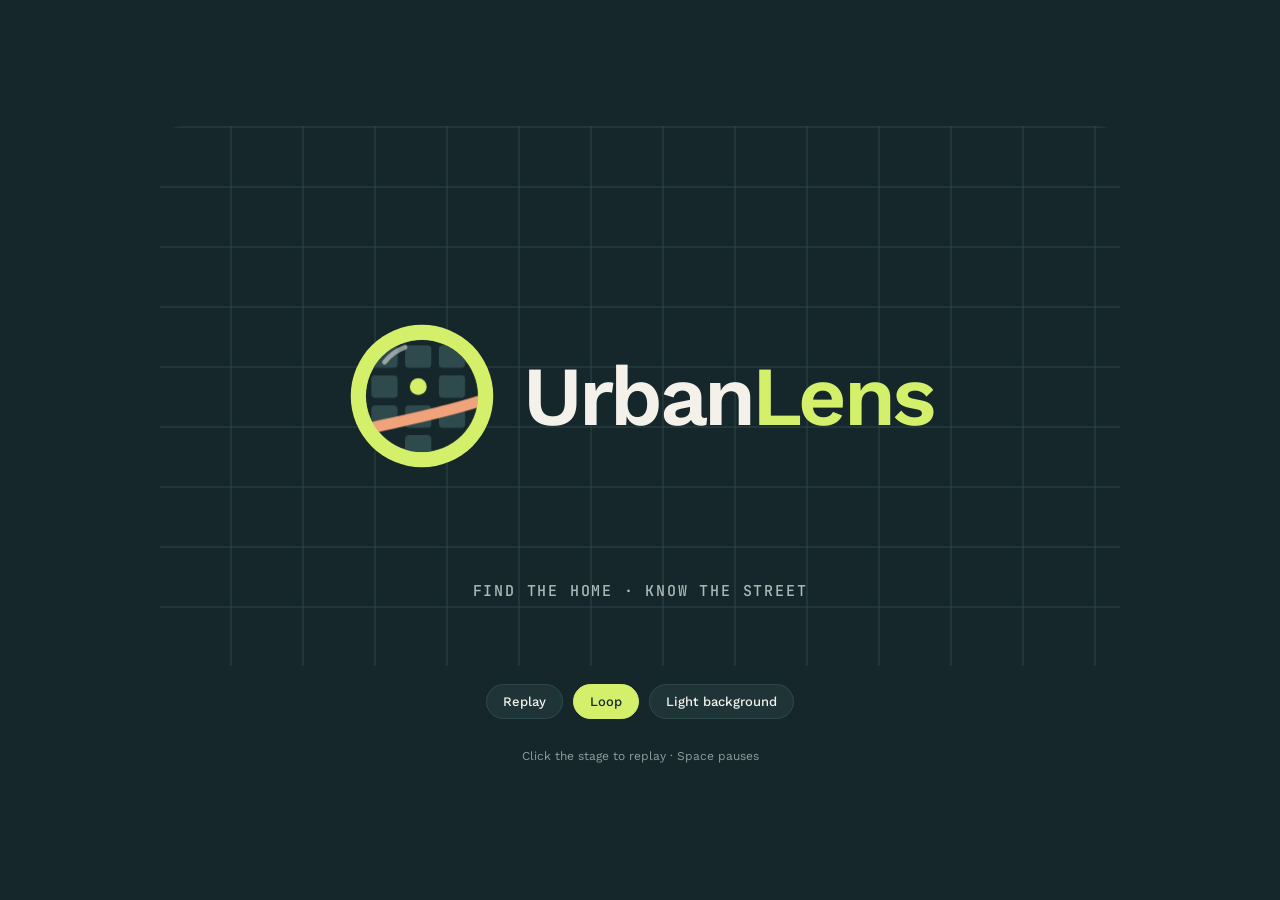
<file: logo/index.html>
<!doctype html>
<html lang="en"><head><meta charset="utf-8"><meta name="viewport" content="width=device-width,initial-scale=1"><title>UrbanLens Logo Motion</title>
<link rel="preconnect" href="https://fonts.googleapis.com">
<link rel="stylesheet" href="https://fonts.googleapis.com/css2?family=Work+Sans:wght@500;600&family=JetBrains+Mono:wght@500&display=swap">
<style>
/* Layout: one dark street-map stage, the logo animates in the centre and loops; small controls underneath. Single dark look by choice (brand night teal). */
:root{
  --night:#15272a; --night-2:#1e3437; --line:#2e4a4d;
  --lime:#d4f06a; --peach:#f0a37a; --cream:#f3f1ea; --muted:#a9bab6;
  --block:#2e4a4d; --stage-bg:#15272a; --word:#f3f1ea; --accent:#d4f06a;
  --font:'Work Sans',system-ui,-apple-system,sans-serif; --mono:'JetBrains Mono',ui-monospace,Menlo,monospace;
  color-scheme:dark;
}
.light{--stage-bg:#f3f1ea; --word:#15272a; --accent:#4f7f12; --muted:#5d6b69; --line:#e2ded3}
*{box-sizing:border-box}
html,body{height:100%}
body{margin:0;background:var(--night);color:var(--cream);font-family:var(--font);display:grid;place-items:center;padding-inline:16px;padding-block:24px}
.wrap{width:min(960px,100%);display:grid;gap:18px}
.stage{position:relative;aspect-ratio:16/9;max-width:100%;border-radius:22px;overflow:hidden;background:var(--stage-bg);display:grid;place-items:center;transition:background .5s;
  background-image:repeating-linear-gradient(0deg,transparent 0 58px,color-mix(in srgb,var(--line) 45%,transparent) 58px 60px),repeating-linear-gradient(90deg,transparent 0 70px,color-mix(in srgb,var(--line) 45%,transparent) 70px 72px)}
.logo{display:flex;align-items:center;gap:clamp(10px,2.4vw,26px);transform:translateX(0)}
.lens{width:clamp(70px,15vw,150px);height:auto;overflow:visible;flex:none}
.word{font-weight:600;font-size:clamp(34px,8.4vw,84px);letter-spacing:-.045em;line-height:1;color:var(--word);display:flex;white-space:nowrap}
.word span{display:inline-block;transform-origin:50% 90%}
.word .l{color:var(--accent)}
.tag{position:absolute;left:0;right:0;bottom:12%;text-align:center;font:500 clamp(11px,1.6vw,15px) var(--mono);letter-spacing:.12em;text-transform:uppercase;color:var(--muted)}
.controls{display:flex;gap:10px;flex-wrap:wrap;align-items:center;justify-content:center}
.controls button{font:500 13px var(--font);color:var(--cream);background:var(--night-2);border:1px solid #2e4a4d;border-radius:999px;padding:9px 16px;cursor:pointer}
.controls button[aria-pressed="true"]{background:var(--lime);color:var(--night);border-color:var(--lime)}
.controls button:focus-visible{outline:2px solid var(--lime);outline-offset:2px}
.hint{font-size:12px;color:#8aa09b;text-align:center}
.embed body{padding:0;place-items:stretch}.embed .wrap{width:100%;height:100%;gap:0}.embed .stage{aspect-ratio:auto;width:100%;height:100%;border-radius:0}.embed .controls,.embed .hint{display:none}.embed body{background:#ffffff}.embed .stage.light{--stage-bg:#ffffff;--line:#e1e7e1;--word:#15272a;--accent:#4a7314;--muted:#55625f}
</style>
</head><body>

<div class="wrap">
  <div class="stage" id="stage" aria-label="UrbanLens logo animation">
    <div class="logo" id="logo">
      <svg class="lens" id="lens" viewBox="0 0 80 80" aria-hidden="true">
        <defs><clipPath id="glass"><circle cx="40" cy="40" r="30"/></clipPath></defs>
        <circle id="ring" cx="40" cy="40" r="38" fill="#d4f06a"/>
        <g clip-path="url(#glass)">
          <circle id="disc" cx="40" cy="40" r="30" fill="#15272a"/>
          <g id="blocks" fill="#2e4a4d">
            <rect x="13" y="13" width="14" height="12" rx="2"/><rect x="31" y="13" width="14" height="12" rx="2"/><rect x="49" y="13" width="14" height="12" rx="2"/>
            <rect x="13" y="29" width="14" height="12" rx="2"/><rect x="49" y="29" width="14" height="12" rx="2"/>
            <rect x="13" y="45" width="14" height="12" rx="2"/><rect x="31" y="45" width="14" height="12" rx="2"/><rect x="49" y="45" width="14" height="12" rx="2"/>
            <rect x="31" y="61" width="14" height="12" rx="2"/>
          </g>
          <path id="avenue" d="M4 59 C24 54 50 50 76 41" stroke="#f0a37a" stroke-width="6" fill="none" pathLength="100"/>
          <circle id="ripple" cx="38" cy="35" r="7" fill="none" stroke="#d4f06a" stroke-width="1.5"/>
          <circle id="dot" cx="38" cy="35" r="4.5" fill="#d4f06a"/>
          <path id="glint" d="M20 22 A24 24 0 0 1 31 14" stroke="#f3f1ea" stroke-width="2.5" fill="none" stroke-linecap="round" pathLength="100"/>
        </g>
      </svg>
      <div class="word" id="word" aria-label="UrbanLens"></div>
    </div>
    <div class="tag" id="tag">Find the home · Know the street</div>
  </div>
  <div class="controls">
    <button id="replay">Replay</button>
    <button id="loop" aria-pressed="true">Loop</button>
    <button id="bg" aria-pressed="false">Light background</button>
  </div>
  <p class="hint">Click the stage to replay · Space pauses</p>
</div>

<script>
if(/[?&]embed/.test(location.search))document.documentElement.classList.add('embed');
const $=id=>document.getElementById(id);
const word=$('word');
'UrbanLens'.split('').forEach((c,i)=>{const s=document.createElement('span');s.textContent=c;if(i>=5)s.className='l';s.setAttribute('aria-hidden','true');word.appendChild(s)});
const letters=[...word.children], blocks=[...$('blocks').children];
const reduce=matchMedia('(prefers-reduced-motion: reduce)').matches;
const spring='cubic-bezier(.34,1.56,.64,1)', out='cubic-bezier(.22,1,.36,1)', inn='cubic-bezier(.55,0,.75,.3)';
let anims=[], loopOn=true, timer=0, paused=false;

function A(el,kf,opt){const a=el.animate(kf,{fill:'both',...opt});anims.push(a);return a}
function clear(){anims.forEach(a=>a.cancel());anims=[];clearTimeout(timer)}
const T=0.8;

function play(){
  clear();paused=false;$('logo').style.opacity='';$('tag').style.opacity='';try{if(parent!==window)parent.postMessage({ulLogoPlaying:true},'*')}catch(e){}
  if(reduce){return}
  const ring=$('ring'),disc=$('disc'),av=$('avenue'),dot=$('dot'),rip=$('ripple'),gl=$('glint'),lens=$('lens'),logo=$('logo'),tag=$('tag');
  [ring,disc,dot,rip].forEach(e=>e.style.transformOrigin='40px 40px');
  dot.style.transformOrigin='38px 35px';rip.style.transformOrigin='38px 35px';
  blocks.forEach(b=>{b.style.transformBox='fill-box';b.style.transformOrigin='center'});
  const wordW=word.getBoundingClientRect().width, gap=parseFloat(getComputedStyle(logo).gap)||0;
  const shift=(wordW+gap)/2;
  // 1 lens pops in the middle of the stage, alone
  A(logo,[{transform:`translateX(${shift}px)`},{transform:`translateX(${shift}px)`,offset:.32},{transform:'translateX(0)'}],{duration:2600*T,easing:out});
  A(lens,[{transform:'scale(0) rotate(-120deg)'},{transform:'scale(1.18) rotate(8deg)',offset:.7},{transform:'scale(1) rotate(0)'}],{duration:700*T,easing:out});
  A(disc,[{transform:'scale(0)'},{transform:'scale(1)'}],{duration:450*T,delay:220*T,easing:out});
  blocks.forEach((b,i)=>A(b,[{transform:'scale(0)',opacity:0},{transform:'scale(1.25)',opacity:1,offset:.6},{transform:'scale(1)',opacity:1}],{duration:380*T,delay:(420+i*45)*T,easing:out}));
  A(av,[{strokeDasharray:'100 100',strokeDashoffset:100},{strokeDasharray:'100 100',strokeDashoffset:0}],{duration:520*T,delay:820*T,easing:out});
  A(dot,[{transform:'translateY(-30px) scale(.6)',opacity:0},{transform:'translateY(0) scale(1.3)',opacity:1,offset:.55},{transform:'scale(.9)',offset:.78},{transform:'scale(1)',opacity:1}],{duration:560*T,delay:1180*T,easing:out});
  A(rip,[{transform:'scale(.6)',opacity:0},{transform:'scale(.7)',opacity:.9,offset:.1},{transform:'scale(2.6)',opacity:0}],{duration:1100*T,delay:1500*T,easing:out,iterations:2});
  A(gl,[{strokeDasharray:'100 100',strokeDashoffset:100,opacity:0},{strokeDasharray:'100 100',strokeDashoffset:0,opacity:.9,offset:.6},{strokeDasharray:'100 100',strokeDashoffset:0,opacity:.55}],{duration:600*T,delay:1450*T,easing:out});
  A(lens,[{transform:'scale(1)'},{transform:'scale(.9)',offset:.4},{transform:'scale(1.06)',offset:.75},{transform:'scale(1)'}],{duration:420*T,delay:1700*T,easing:out,fill:'forwards'});
  // 2 the name pops letter by letter as the lens slides left
  letters.forEach((s,i)=>{const lime=i>=5;A(s,[{transform:'translateY(60%) scale(.3) rotate(-14deg)',opacity:0},{transform:`translateY(-${lime?22:12}%) scale(${lime?1.18:1.08}) rotate(${lime?4:2}deg)`,opacity:1,offset:.6},{transform:'none',opacity:1}],{duration:(lime?520:440)*T,delay:(1950+i*65+(lime?120:0))*T,easing:spring})});
  A(tag,[{opacity:0,transform:'translateY(10px)',letterSpacing:'.4em'},{opacity:1,transform:'none',letterSpacing:'.12em'}],{duration:700*T,delay:2850*T,easing:out});
  // 3 hold, then exit and loop
  const hold=5200;
  timer=setTimeout(()=>{
    if(!loopOn)return;
    letters.forEach((s,i)=>A(s,[{transform:'none',opacity:1},{transform:'translateY(40%) scale(.6)',opacity:0}],{duration:260,delay:(letters.length-i)*28,easing:inn}));
    A(tag,[{opacity:1},{opacity:0}],{duration:250,easing:inn});
    A(lens,[{transform:'scale(1)'},{transform:'scale(1.1)',offset:.3},{transform:'scale(0) rotate(90deg)'}],{duration:520,delay:300,easing:inn});
    timer=setTimeout(()=>{if(loopOn&&!paused)play()},1050);
  },hold*T);
}

$('replay').onclick=play;
$('stage').onclick=play;
$('loop').onclick=e=>{loopOn=!loopOn;e.currentTarget.setAttribute('aria-pressed',loopOn);if(loopOn)play()};
$('bg').onclick=e=>{const on=$('stage').classList.toggle('light');e.currentTarget.setAttribute('aria-pressed',on)};
addEventListener('keydown',e=>{if(e.code==='Space'){e.preventDefault();paused=!paused;anims.forEach(a=>paused?a.pause():a.play());if(!paused&&!anims.some(a=>a.playState==='running'))play()}});
const HOLD=/[?&]hold/.test(location.search);
function blank(){clear();$('logo').style.opacity='0';$('tag').style.opacity='0'}
if(HOLD)blank();else{document.fonts?.ready.then(play);setTimeout(()=>{if(!anims.length)play()},800);}

if(/[?&]embed/.test(location.search))document.getElementById('stage').classList.add('light');
window.ulLogo={blank,play,stop:()=>{loopOn=false;clear()},start:()=>{loopOn=true;play()}};
if(/[?&]embed/.test(location.search)){
  addEventListener('keydown',e=>{if(['ArrowRight','ArrowLeft','ArrowUp','ArrowDown',' ','PageDown','PageUp','Enter','Backspace'].includes(e.key)){e.stopImmediatePropagation();e.preventDefault();parent.postMessage({ulKey:e.key},'*')}},true);
}
</script>

</body></html>
</file>
